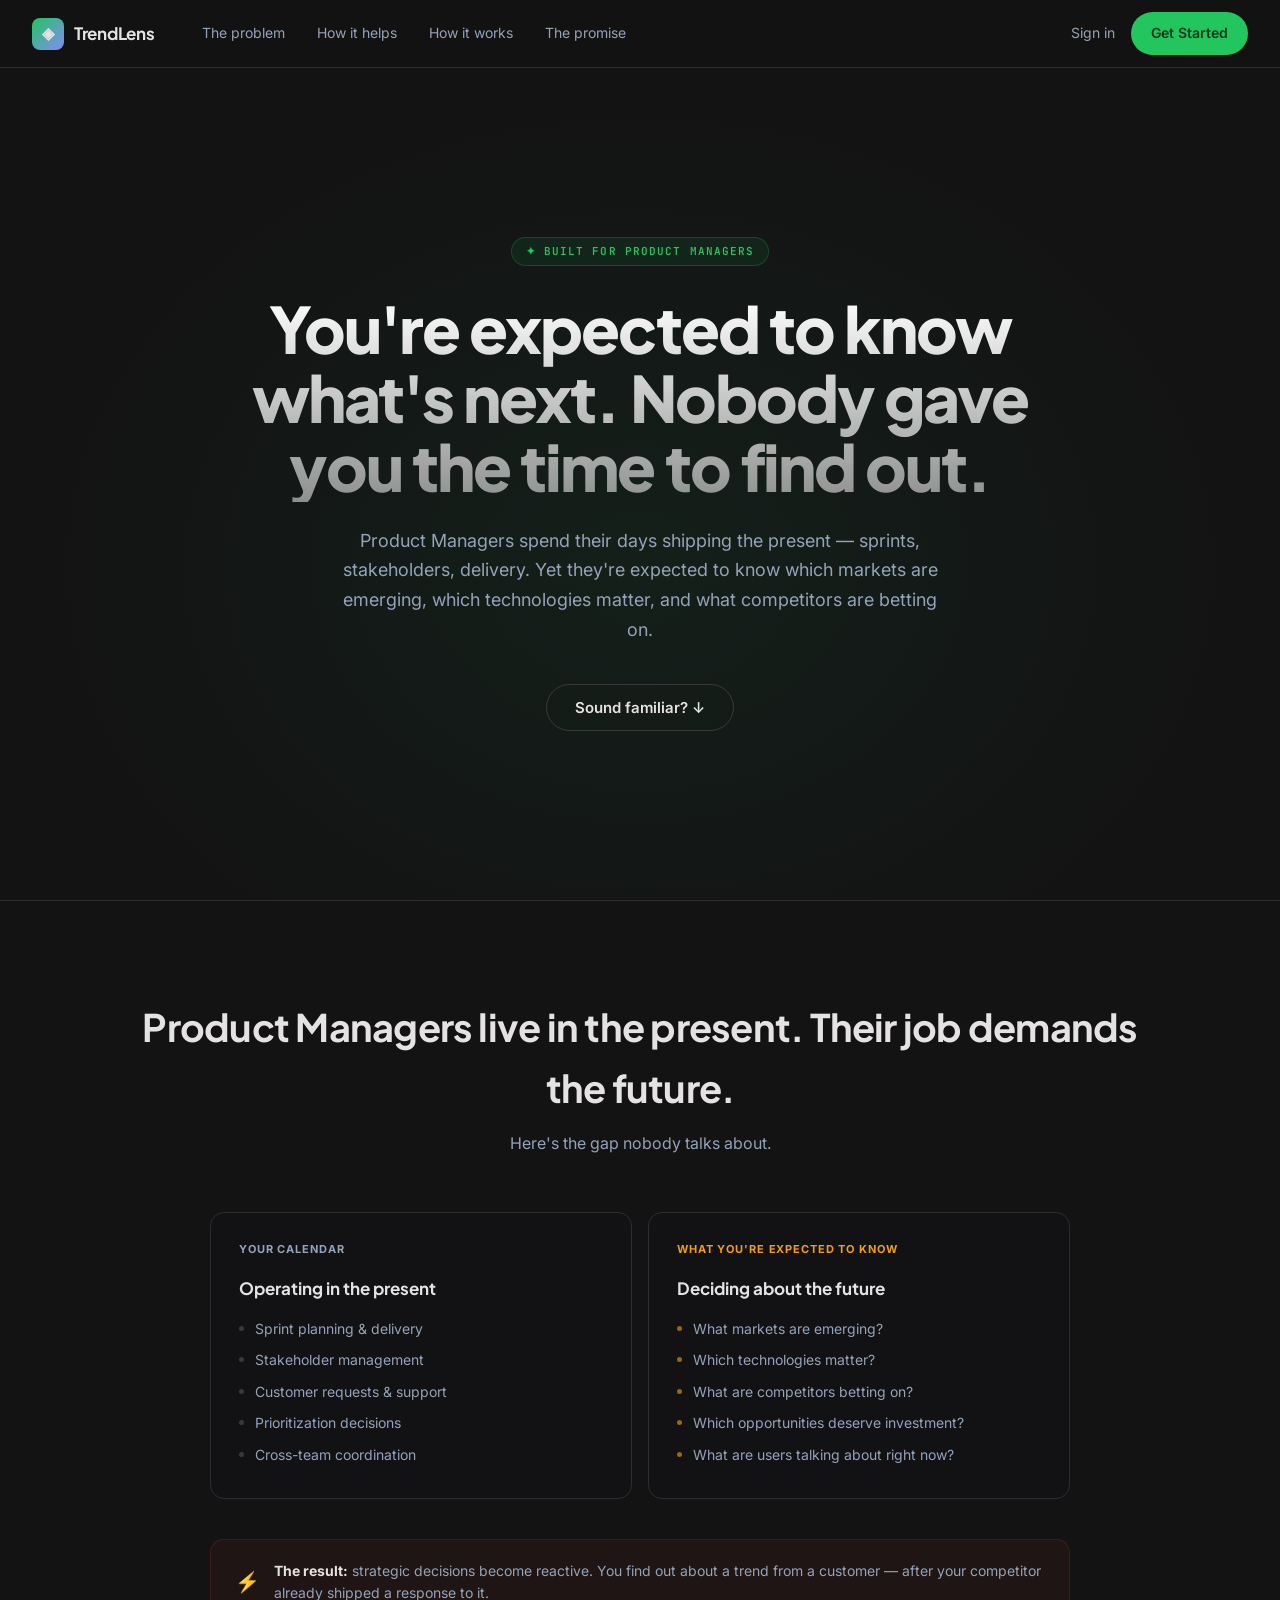
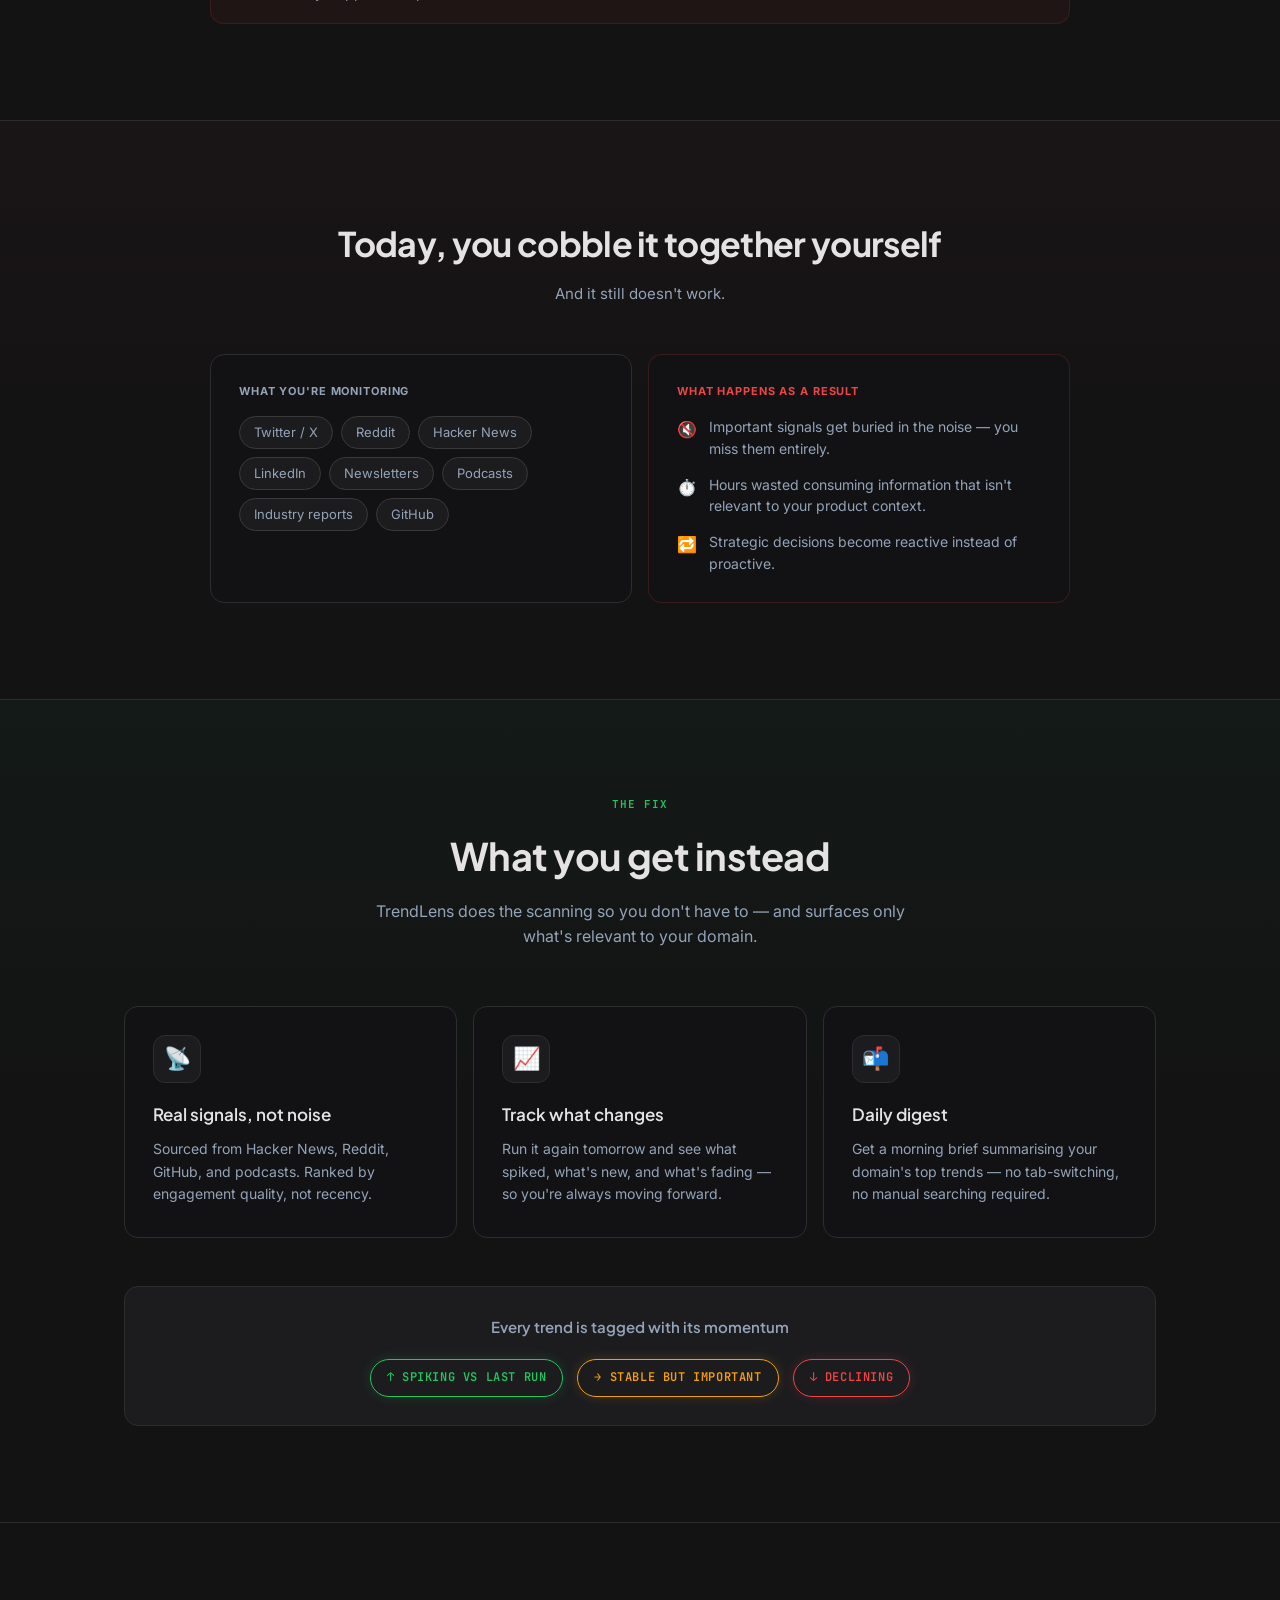
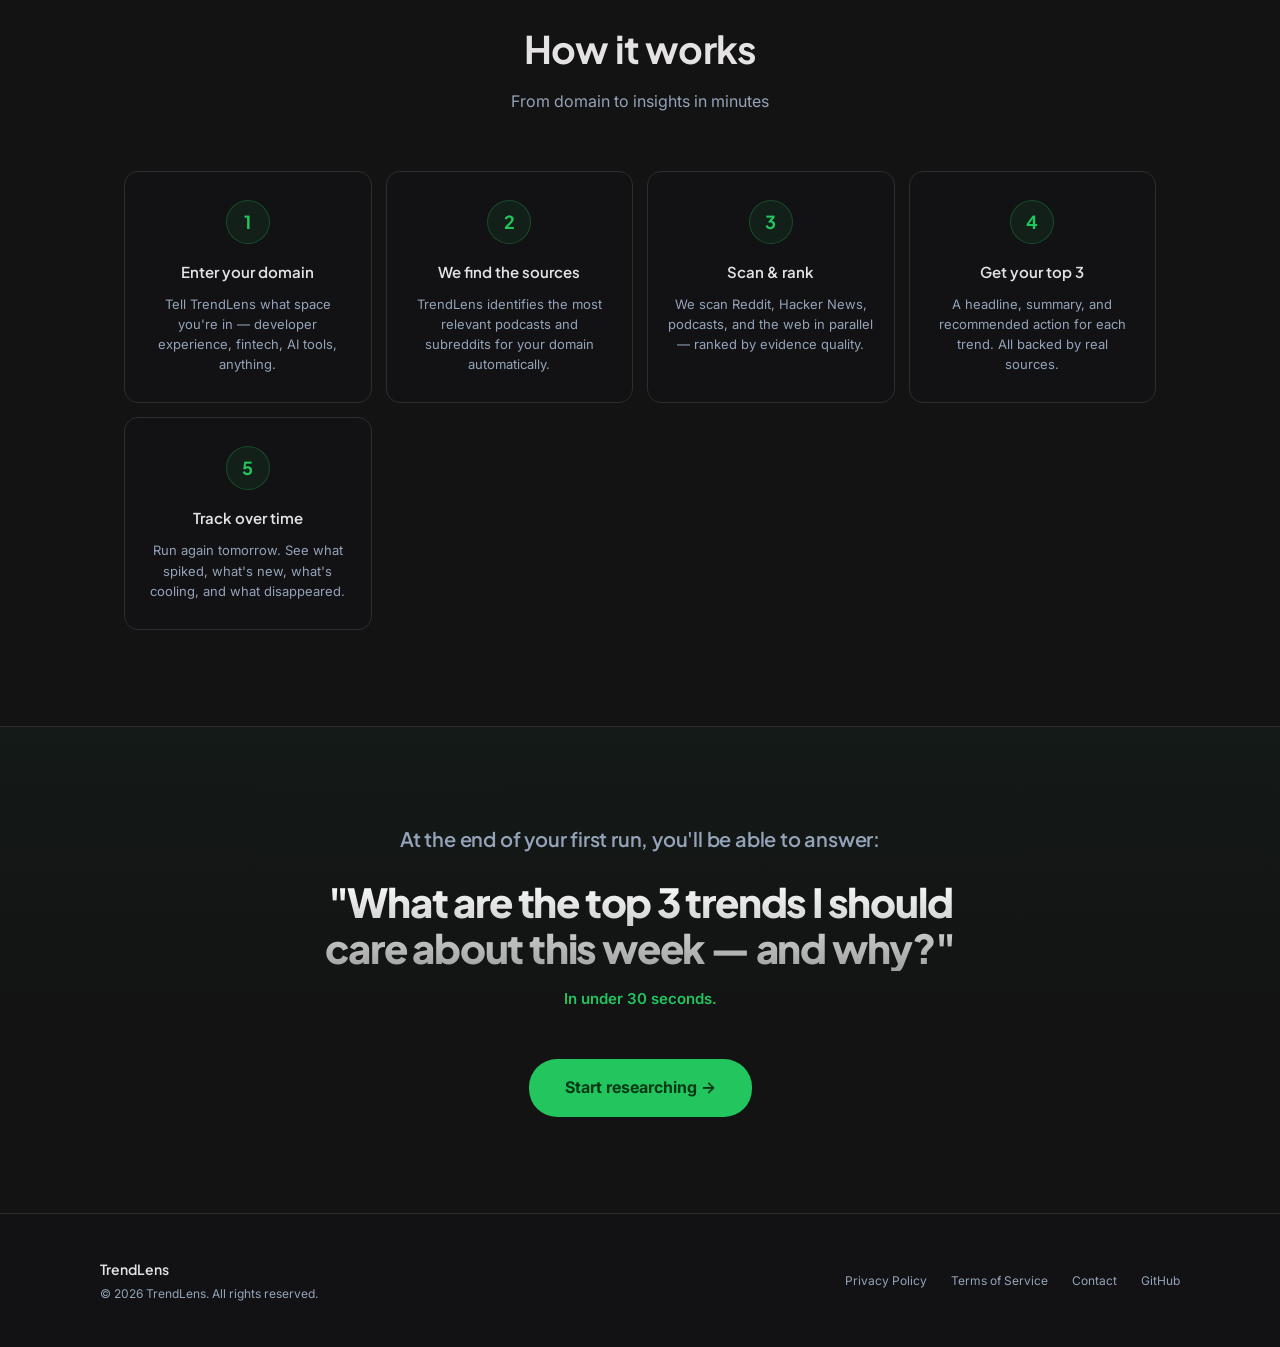
<file: app/static/landing.html>
<!DOCTYPE html>
<html lang="en">
<head>
  <meta charset="UTF-8" />
  <meta name="viewport" content="width=device-width, initial-scale=1.0" />
  <title>TrendLens — Trend Intelligence for Product Managers</title>
  <link rel="preconnect" href="https://fonts.googleapis.com">
  <link rel="preconnect" href="https://fonts.gstatic.com" crossorigin>
  <link href="https://fonts.googleapis.com/css2?family=Plus+Jakarta+Sans:wght@600;700;800&family=Inter:wght@400;500;600&family=JetBrains+Mono:wght@600&display=swap" rel="stylesheet">

  <style>
    *, *::before, *::after { box-sizing: border-box; margin: 0; padding: 0; }

    :root {
      --bg:            #131314;
      --surface:       #1C1C1F;
      --surface-low:   #121214;
      --border:        #2D2D30;
      --border-hi:     #3a393a;
      --text:          #e5e2e3;
      --text2:         #94A3B8;
      --green:         #22C55E;
      --amber:         #F59E0B;
      --red:           #EF4444;
      --purple:        #818CF8;
      --r:             14px;
    }

    html, body { width: 100%; margin: 0; padding: 0; scroll-behavior: smooth; }

    body {
      font-family: "Inter", sans-serif;
      background: var(--bg);
      color: var(--text);
      line-height: 1.6;
      -webkit-font-smoothing: antialiased;
    }

    /* ── Header ── */
    header {
      position: fixed; top: 0; left: 0; right: 0; height: 68px;
      background: rgba(19,19,20,0.96); backdrop-filter: blur(20px);
      border-bottom: 1px solid var(--border);
      display: flex; align-items: center; justify-content: space-between;
      padding: 0 32px; z-index: 100;
    }

    .logo {
      display: flex; align-items: center; gap: 10px;
      text-decoration: none; color: var(--text);
    }

    .logo-icon {
      width: 32px; height: 32px; border-radius: 8px;
      background: linear-gradient(135deg, var(--green), var(--purple));
      display: flex; align-items: center; justify-content: center;
      font-size: 16px; font-weight: 700;
    }

    .logo-text {
      font-family: "Plus Jakarta Sans", sans-serif;
      font-size: 17px; font-weight: 700; letter-spacing: -0.3px;
    }

    nav { display: flex; align-items: center; gap: 32px; margin-left: 48px; }

    nav a {
      font-size: 14px; color: var(--text2);
      text-decoration: none; transition: color 0.2s;
    }
    nav a:hover { color: var(--text); }

    .nav-right { display: flex; align-items: center; gap: 16px; margin-left: auto; }

    .nav-signin {
      font-size: 14px; color: var(--text2);
      text-decoration: none; transition: color 0.2s;
    }
    .nav-signin:hover { color: var(--text); }

    .nav-cta {
      background: var(--green); color: #003915;
      border: none; border-radius: 24px;
      padding: 10px 20px; font-size: 14px; font-weight: 600;
      font-family: inherit; cursor: pointer; text-decoration: none;
      transition: opacity 0.2s;
    }
    .nav-cta:hover { opacity: 0.88; }

    main { margin-top: 68px; }

    .container { max-width: 1080px; margin: 0 auto; padding: 0 24px; }

    /* ── Hero ── */
    .hero {
      min-height: calc(100vh - 68px);
      display: flex; align-items: center; justify-content: center;
      padding: 80px 32px; position: relative; text-align: center;
    }

    .hero::before {
      content: '';
      position: absolute; inset: 0;
      background: radial-gradient(ellipse at 50% 60%, rgba(34,197,94,0.07) 0%, transparent 65%);
      pointer-events: none;
    }

    .hero-content { position: relative; z-index: 1; max-width: 780px; margin: 0 auto; }

    .hero-badge {
      display: inline-flex; align-items: center; gap: 6px;
      font-family: "JetBrains Mono", monospace;
      font-size: 11px; font-weight: 600; letter-spacing: 0.1em;
      text-transform: uppercase; color: var(--green);
      background: rgba(34,197,94,0.08); border: 1px solid rgba(34,197,94,0.22);
      border-radius: 24px; padding: 5px 14px; margin-bottom: 28px;
    }

    .hero h1 {
      font-family: "Plus Jakarta Sans", sans-serif;
      font-size: clamp(36px, 7vw, 64px);
      font-weight: 800; line-height: 1.08; letter-spacing: -0.03em;
      margin-bottom: 24px;
      background: linear-gradient(180deg, #fff 0%, rgba(255,255,255,0.52) 100%);
      -webkit-background-clip: text; -webkit-text-fill-color: transparent; background-clip: text;
    }

    .hero p {
      font-size: 18px; line-height: 1.65; color: var(--text2);
      max-width: 600px; margin: 0 auto 40px;
    }

    .hero-btn {
      display: inline-flex; align-items: center; gap: 8px;
      background: transparent; color: var(--text);
      border: 1px solid var(--border-hi); border-radius: 24px;
      padding: 13px 28px; font-size: 15px; font-weight: 600;
      font-family: inherit; cursor: pointer;
      transition: border-color 0.2s, color 0.2s;
    }
    .hero-btn:hover { border-color: var(--green); color: var(--green); }

    /* ── Tension section ── */
    .tension {
      padding: 96px 32px;
      border-top: 1px solid var(--border);
    }

    .tension-intro {
      text-align: center; margin-bottom: 56px;
    }

    .tension-intro h2 {
      font-family: "Plus Jakarta Sans", sans-serif;
      font-size: clamp(24px, 4vw, 38px);
      font-weight: 700; letter-spacing: -0.02em;
      margin-bottom: 12px;
    }

    .tension-intro p { font-size: 16px; color: var(--text2); }

    .tension-grid {
      display: grid; grid-template-columns: 1fr 1fr; gap: 16px;
      max-width: 860px; margin: 0 auto 40px;
    }

    .tension-col {
      background: var(--surface-low);
      border: 1px solid var(--border);
      border-radius: var(--r); padding: 28px 28px 32px;
    }

    .tension-col-label {
      font-size: 11px; font-weight: 700; text-transform: uppercase;
      letter-spacing: 0.08em; margin-bottom: 16px;
    }

    .tension-col.present .tension-col-label { color: var(--text2); }
    .tension-col.future  .tension-col-label { color: var(--amber); }

    .tension-col h3 {
      font-family: "Plus Jakarta Sans", sans-serif;
      font-size: 17px; font-weight: 700; margin-bottom: 16px;
    }

    .tension-list { list-style: none; display: flex; flex-direction: column; gap: 9px; }

    .tension-list li {
      font-size: 14px; color: var(--text2); padding-left: 16px; position: relative;
    }

    .tension-col.present .tension-list li::before {
      content: ''; position: absolute; left: 0; top: 8px;
      width: 5px; height: 5px; border-radius: 50%; background: var(--border-hi);
    }

    .tension-col.future .tension-list li::before {
      content: ''; position: absolute; left: 0; top: 8px;
      width: 5px; height: 5px; border-radius: 50%; background: var(--amber);
      opacity: 0.6;
    }

    .tension-gap {
      max-width: 860px; margin: 0 auto;
      background: rgba(239,68,68,0.05); border: 1px solid rgba(239,68,68,0.15);
      border-radius: var(--r); padding: 20px 24px;
      display: flex; align-items: center; gap: 14px;
    }

    .tension-gap-icon { font-size: 20px; flex-shrink: 0; }

    .tension-gap p { font-size: 14px; color: var(--text2); line-height: 1.55; }
    .tension-gap strong { color: var(--text); }

    /* ── Status quo ── */
    .status-quo {
      padding: 96px 32px;
      background: linear-gradient(180deg, rgba(239,68,68,0.03) 0%, transparent 60%);
      border-top: 1px solid var(--border);
    }

    .status-quo-header {
      text-align: center; margin-bottom: 48px;
    }

    .status-quo-header h2 {
      font-family: "Plus Jakarta Sans", sans-serif;
      font-size: clamp(22px, 4vw, 34px);
      font-weight: 700; letter-spacing: -0.02em; margin-bottom: 10px;
    }

    .status-quo-header p { font-size: 15px; color: var(--text2); }

    .status-quo-grid {
      display: grid; grid-template-columns: 1fr 1fr; gap: 16px;
      max-width: 860px; margin: 0 auto;
    }

    .sq-sources {
      background: var(--surface-low); border: 1px solid var(--border);
      border-radius: var(--r); padding: 28px;
    }

    .sq-label {
      font-size: 11px; font-weight: 700; text-transform: uppercase;
      letter-spacing: 0.08em; color: var(--text2); margin-bottom: 16px;
    }

    .source-chips { display: flex; flex-wrap: wrap; gap: 8px; }

    .source-chip {
      font-size: 13px; color: var(--text2);
      background: var(--surface); border: 1px solid var(--border-hi);
      border-radius: 99px; padding: 5px 14px;
    }

    .sq-consequences {
      background: var(--surface-low); border: 1px solid rgba(239,68,68,0.18);
      border-radius: var(--r); padding: 28px;
    }

    .consequence-list { list-style: none; display: flex; flex-direction: column; gap: 14px; margin-top: 4px; }

    .consequence-list li {
      display: flex; align-items: flex-start; gap: 12px;
      font-size: 14px; color: var(--text2); line-height: 1.55;
    }

    .consequence-icon {
      font-size: 16px; flex-shrink: 0; margin-top: 1px;
    }

    /* ── Solution / Features ── */
    .solution {
      padding: 96px 32px;
      border-top: 1px solid var(--border);
      background: linear-gradient(180deg, rgba(34,197,94,0.04) 0%, transparent 50%);
    }

    .solution-header {
      text-align: center; margin-bottom: 56px;
    }

    .solution-eyebrow {
      font-family: "JetBrains Mono", monospace;
      font-size: 11px; font-weight: 600; letter-spacing: 0.1em;
      text-transform: uppercase; color: var(--green); margin-bottom: 12px;
      display: block;
    }

    .solution-header h2 {
      font-family: "Plus Jakarta Sans", sans-serif;
      font-size: clamp(24px, 4vw, 38px);
      font-weight: 700; letter-spacing: -0.02em; margin-bottom: 12px;
    }

    .solution-header p { font-size: 16px; color: var(--text2); max-width: 560px; margin: 0 auto; }

    .features-grid {
      display: grid; grid-template-columns: repeat(auto-fit, minmax(280px, 1fr));
      gap: 16px; margin-bottom: 48px;
    }

    .feature-card {
      background: var(--surface-low); border: 1px solid var(--border);
      border-radius: var(--r); padding: 28px 28px 32px;
      transition: border-color 0.2s, transform 0.2s;
    }
    .feature-card:hover { border-color: rgba(34,197,94,0.35); transform: translateY(-2px); }

    .feature-icon {
      font-size: 22px; margin-bottom: 18px;
      display: flex; align-items: center; justify-content: center;
      width: 48px; height: 48px; border-radius: 12px;
      background: var(--surface); border: 1px solid var(--border);
    }

    .feature-card h3 {
      font-family: "Plus Jakarta Sans", sans-serif;
      font-size: 17px; font-weight: 600; margin-bottom: 10px;
    }

    .feature-card p { font-size: 14px; line-height: 1.6; color: var(--text2); }

    /* Momentum showcase */
    .momentum-showcase {
      background: var(--surface); border: 1px solid var(--border);
      border-radius: var(--r); padding: 28px 32px; text-align: center;
    }

    .momentum-showcase h3 {
      font-family: "Plus Jakarta Sans", sans-serif;
      font-size: 15px; font-weight: 600; margin-bottom: 20px; color: var(--text2);
    }

    .momentum-tags { display: flex; gap: 14px; justify-content: center; flex-wrap: wrap; }

    .momentum-tag {
      font-family: "JetBrains Mono", monospace;
      font-size: 12px; font-weight: 600; letter-spacing: 0.05em;
      text-transform: uppercase; padding: 8px 16px;
      border-radius: 24px; border: 1.5px solid; transition: box-shadow 0.2s;
    }

    .tag-spiking  { color: var(--green); border-color: var(--green); box-shadow: 0 0 12px rgba(34,197,94,0.18); }
    .tag-stable   { color: var(--amber); border-color: var(--amber); box-shadow: 0 0 12px rgba(245,158,11,0.18); }
    .tag-declining{ color: var(--red);   border-color: var(--red);   box-shadow: 0 0 12px rgba(239,68,68,0.18); }

    /* ── How it works ── */
    .how-it-works {
      padding: 96px 32px;
      border-top: 1px solid var(--border);
    }

    .how-it-works .section-header {
      text-align: center; margin-bottom: 56px;
    }

    .how-it-works .section-header h2 {
      font-family: "Plus Jakarta Sans", sans-serif;
      font-size: clamp(24px, 4vw, 38px);
      font-weight: 700; letter-spacing: -0.02em; margin-bottom: 10px;
    }

    .how-it-works .section-header p { font-size: 16px; color: var(--text2); }

    .steps-grid {
      display: grid; grid-template-columns: repeat(auto-fit, minmax(200px, 1fr));
      gap: 14px;
    }

    .step {
      background: var(--surface-low); border: 1px solid var(--border);
      border-radius: var(--r); padding: 28px 20px; text-align: center;
      transition: border-color 0.2s;
    }
    .step:hover { border-color: rgba(34,197,94,0.3); }

    .step-number {
      display: inline-flex; align-items: center; justify-content: center;
      width: 44px; height: 44px; border-radius: 50%;
      background: rgba(34,197,94,0.08); border: 1px solid rgba(34,197,94,0.25);
      color: var(--green); font-family: "Plus Jakarta Sans", sans-serif;
      font-size: 18px; font-weight: 700; margin: 0 auto 16px;
    }

    .step h4 {
      font-family: "Plus Jakarta Sans", sans-serif;
      font-size: 15px; font-weight: 600; margin-bottom: 10px;
    }

    .step p { font-size: 13px; line-height: 1.55; color: var(--text2); }

    /* ── Promise / CTA ── */
    .promise {
      padding: 96px 32px;
      border-top: 1px solid var(--border);
      text-align: center;
      background: linear-gradient(180deg, rgba(34,197,94,0.04) 0%, transparent 60%);
    }

    .promise h2 {
      font-family: "Plus Jakarta Sans", sans-serif;
      font-size: clamp(16px, 2vw, 20px);
      font-weight: 600; color: var(--text2);
      margin-bottom: 24px; letter-spacing: -0.01em;
    }

    .promise-quote {
      font-family: "Plus Jakarta Sans", sans-serif;
      font-size: clamp(24px, 4vw, 40px);
      font-weight: 800; letter-spacing: -0.03em;
      line-height: 1.15; margin-bottom: 16px;
      background: linear-gradient(180deg, #fff 0%, rgba(255,255,255,0.6) 100%);
      -webkit-background-clip: text; -webkit-text-fill-color: transparent; background-clip: text;
      max-width: 700px; margin-left: auto; margin-right: auto;
    }

    .promise-time {
      font-size: 15px; color: var(--green); font-weight: 600; margin-bottom: 48px;
    }

    .promise-cta {
      display: inline-flex; align-items: center; gap: 8px;
      background: var(--green); color: #003915;
      border: none; border-radius: 28px;
      padding: 16px 36px; font-size: 16px; font-weight: 700;
      font-family: inherit; cursor: pointer; text-decoration: none;
      transition: opacity 0.2s, transform 0.15s;
    }
    .promise-cta:hover { opacity: 0.9; transform: translateY(-2px); }

    /* ── Footer ── */
    footer {
      border-top: 1px solid var(--border); padding: 44px 32px;
      background: var(--surface-low);
    }

    .footer-content {
      display: flex; justify-content: space-between; align-items: center;
      flex-wrap: wrap; gap: 24px; max-width: 1080px; margin: 0 auto;
    }

    .footer-brand h5 {
      font-family: "Plus Jakarta Sans", sans-serif;
      font-size: 14px; font-weight: 600; margin-bottom: 4px;
    }

    .footer-brand p { font-size: 12px; color: var(--text2); }

    .footer-links { display: flex; gap: 24px; flex-wrap: wrap; }

    .footer-links a {
      font-size: 12px; color: var(--text2);
      text-decoration: none; transition: color 0.2s;
    }
    .footer-links a:hover { color: var(--text); }

    /* ── Responsive ── */
    @media (max-width: 768px) {
      header { padding: 0 16px; }
      nav { display: none; }
      .hero { padding: 48px 16px; min-height: auto; }
      .tension, .status-quo, .solution, .how-it-works, .promise { padding: 64px 16px; }
      .tension-grid, .status-quo-grid { grid-template-columns: 1fr; }
      .footer-content { flex-direction: column; text-align: center; }
      .footer-links { justify-content: center; }
    }
  </style>
</head>
<body>

<!-- Header -->
<header>
  <a href="/landing.html" class="logo">
    <div class="logo-icon">◈</div>
    <span class="logo-text">TrendLens</span>
  </a>
  <nav>
    <a href="#tension">The problem</a>
    <a href="#solution">How it helps</a>
    <a href="#how-it-works">How it works</a>
    <a href="#promise">The promise</a>
  </nav>
  <div class="nav-right">
    <a href="/login.html" class="nav-signin">Sign in</a>
    <a href="/signup.html" class="nav-cta">Get Started</a>
  </div>
</header>

<main>

  <!-- ── 1. Hero ── -->
  <section class="hero">
    <div class="hero-content">
      <div class="hero-badge">✦ Built for Product Managers</div>
      <h1>You're expected to know what's next. Nobody gave you the time to find out.</h1>
      <p>Product Managers spend their days shipping the present — sprints, stakeholders, delivery. Yet they're expected to know which markets are emerging, which technologies matter, and what competitors are betting on.</p>
      <button class="hero-btn" onclick="document.getElementById('tension').scrollIntoView({ behavior: 'smooth' })">Sound familiar? ↓</button>
    </div>
  </section>

  <!-- ── 2. The Tension ── -->
  <section class="tension" id="tension">
    <div class="container">
      <div class="tension-intro">
        <h2>Product Managers live in the present. Their job demands the future.</h2>
        <p>Here's the gap nobody talks about.</p>
      </div>

      <div class="tension-grid">
        <div class="tension-col present">
          <div class="tension-col-label">Your calendar</div>
          <h3>Operating in the present</h3>
          <ul class="tension-list">
            <li>Sprint planning &amp; delivery</li>
            <li>Stakeholder management</li>
            <li>Customer requests &amp; support</li>
            <li>Prioritization decisions</li>
            <li>Cross-team coordination</li>
          </ul>
        </div>

        <div class="tension-col future">
          <div class="tension-col-label">What you're expected to know</div>
          <h3>Deciding about the future</h3>
          <ul class="tension-list">
            <li>What markets are emerging?</li>
            <li>Which technologies matter?</li>
            <li>What are competitors betting on?</li>
            <li>Which opportunities deserve investment?</li>
            <li>What are users talking about right now?</li>
          </ul>
        </div>
      </div>

      <div class="tension-gap">
        <span class="tension-gap-icon">⚡</span>
        <p><strong>The result:</strong> strategic decisions become reactive. You find out about a trend from a customer — after your competitor already shipped a response to it.</p>
      </div>
    </div>
  </section>

  <!-- ── 3. The Broken Status Quo ── -->
  <section class="status-quo">
    <div class="container">
      <div class="status-quo-header">
        <h2>Today, you cobble it together yourself</h2>
        <p>And it still doesn't work.</p>
      </div>

      <div class="status-quo-grid">
        <div class="sq-sources">
          <div class="sq-label">What you're monitoring</div>
          <div class="source-chips">
            <span class="source-chip">Twitter / X</span>
            <span class="source-chip">Reddit</span>
            <span class="source-chip">Hacker News</span>
            <span class="source-chip">LinkedIn</span>
            <span class="source-chip">Newsletters</span>
            <span class="source-chip">Podcasts</span>
            <span class="source-chip">Industry reports</span>
            <span class="source-chip">GitHub</span>
          </div>
        </div>

        <div class="sq-consequences">
          <div class="sq-label" style="color: #ef4444;">What happens as a result</div>
          <ul class="consequence-list">
            <li>
              <span class="consequence-icon">🔇</span>
              <span>Important signals get buried in the noise — you miss them entirely.</span>
            </li>
            <li>
              <span class="consequence-icon">⏱️</span>
              <span>Hours wasted consuming information that isn't relevant to your product context.</span>
            </li>
            <li>
              <span class="consequence-icon">🔁</span>
              <span>Strategic decisions become reactive instead of proactive.</span>
            </li>
          </ul>
        </div>
      </div>
    </div>
  </section>

  <!-- ── 4. The Solution ── -->
  <section class="solution" id="solution">
    <div class="container">
      <div class="solution-header">
        <span class="solution-eyebrow">The fix</span>
        <h2>What you get instead</h2>
        <p>TrendLens does the scanning so you don't have to — and surfaces only what's relevant to your domain.</p>
      </div>

      <div class="features-grid">
        <div class="feature-card">
          <div class="feature-icon">📡</div>
          <h3>Real signals, not noise</h3>
          <p>Sourced from Hacker News, Reddit, GitHub, and podcasts. Ranked by engagement quality, not recency.</p>
        </div>

        <div class="feature-card">
          <div class="feature-icon">📈</div>
          <h3>Track what changes</h3>
          <p>Run it again tomorrow and see what spiked, what's new, and what's fading — so you're always moving forward.</p>
        </div>

        <div class="feature-card">
          <div class="feature-icon">📬</div>
          <h3>Daily digest</h3>
          <p>Get a morning brief summarising your domain's top trends — no tab-switching, no manual searching required.</p>
        </div>
      </div>

      <div class="momentum-showcase">
        <h3>Every trend is tagged with its momentum</h3>
        <div class="momentum-tags">
          <span class="momentum-tag tag-spiking">↑ Spiking vs last run</span>
          <span class="momentum-tag tag-stable">→ Stable but important</span>
          <span class="momentum-tag tag-declining">↓ Declining</span>
        </div>
      </div>
    </div>
  </section>

  <!-- ── 5. How it works ── -->
  <section class="how-it-works" id="how-it-works">
    <div class="container">
      <div class="section-header">
        <h2>How it works</h2>
        <p>From domain to insights in minutes</p>
      </div>

      <div class="steps-grid">
        <div class="step">
          <div class="step-number">1</div>
          <h4>Enter your domain</h4>
          <p>Tell TrendLens what space you're in — developer experience, fintech, AI tools, anything.</p>
        </div>

        <div class="step">
          <div class="step-number">2</div>
          <h4>We find the sources</h4>
          <p>TrendLens identifies the most relevant podcasts and subreddits for your domain automatically.</p>
        </div>

        <div class="step">
          <div class="step-number">3</div>
          <h4>Scan &amp; rank</h4>
          <p>We scan Reddit, Hacker News, podcasts, and the web in parallel — ranked by evidence quality.</p>
        </div>

        <div class="step">
          <div class="step-number">4</div>
          <h4>Get your top 3</h4>
          <p>A headline, summary, and recommended action for each trend. All backed by real sources.</p>
        </div>

        <div class="step">
          <div class="step-number">5</div>
          <h4>Track over time</h4>
          <p>Run again tomorrow. See what spiked, what's new, what's cooling, and what disappeared.</p>
        </div>
      </div>
    </div>
  </section>

  <!-- ── 6. The Promise ── -->
  <section class="promise" id="promise">
    <div class="container">
      <h2>At the end of your first run, you'll be able to answer:</h2>
      <p class="promise-quote">"What are the top 3 trends I should care about this week — and why?"</p>
      <p class="promise-time">In under 30 seconds.</p>
      <a href="/signup.html" class="promise-cta">Start researching →</a>
    </div>
  </section>

</main>

<!-- Footer -->
<footer>
  <div class="footer-content">
    <div class="footer-brand">
      <h5>TrendLens</h5>
      <p>© 2026 TrendLens. All rights reserved.</p>
    </div>
    <div class="footer-links">
      <a href="#">Privacy Policy</a>
      <a href="#">Terms of Service</a>
      <a href="#">Contact</a>
      <a href="#">GitHub</a>
    </div>
  </div>
</footer>

<script>
  if (history.scrollRestoration) history.scrollRestoration = 'manual';
  window.scrollTo(0, 0);
</script>
</body>
</html>
</file>
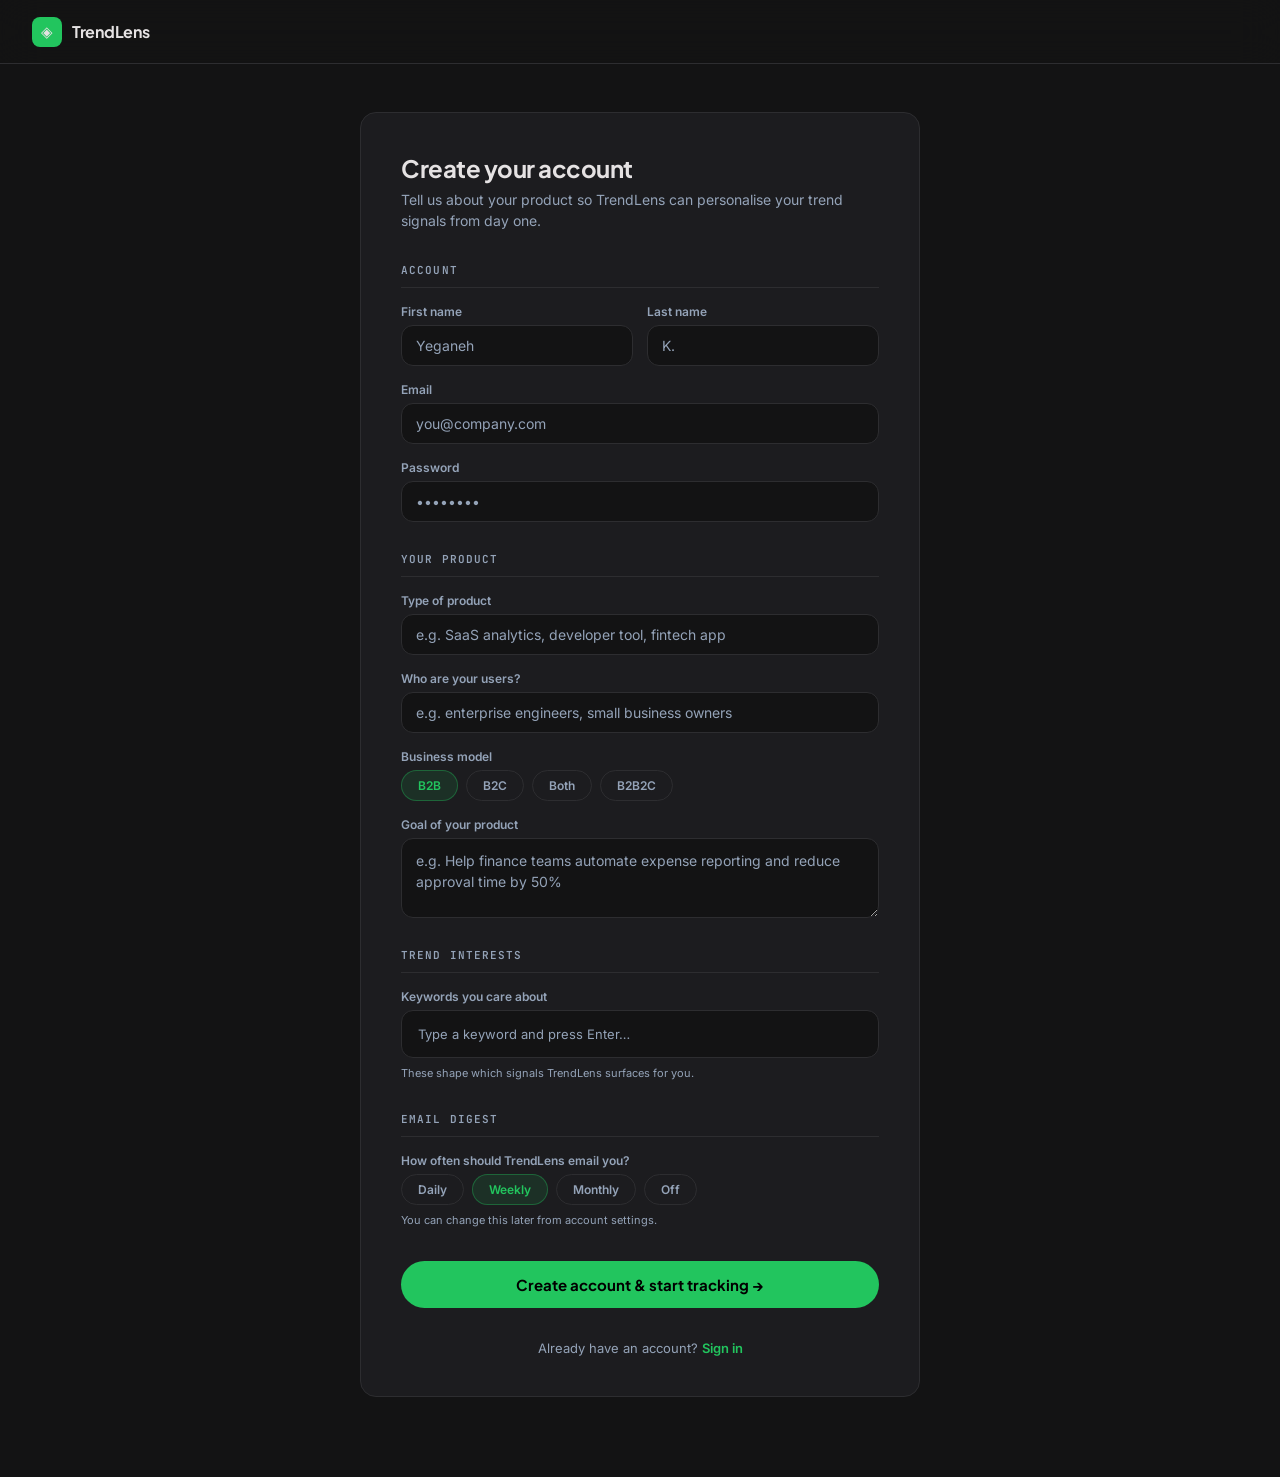
<file: app/static/signup.html>
<!DOCTYPE html>
<html lang="en">
<head>
  <meta charset="UTF-8"/>
  <meta name="viewport" content="width=device-width, initial-scale=1.0"/>
  <title>TrendLens — Create Account</title>
  <link rel="preconnect" href="https://fonts.googleapis.com">
  <link rel="preconnect" href="https://fonts.gstatic.com" crossorigin>
  <link href="https://fonts.googleapis.com/css2?family=Plus+Jakarta+Sans:wght@600;700&family=Inter:wght@400;500;600&family=JetBrains+Mono:wght@600&display=swap" rel="stylesheet">
  <style>
    *, *::before, *::after { box-sizing: border-box; margin: 0; padding: 0; }

    :root {
      --bg:         #131314;
      --surface:    #1C1C1F;
      --border:     #2D2D30;
      --text:       #e5e2e3;
      --text2:      #94A3B8;
      --green:      #22C55E;
      --green-dim:  rgba(34,197,94,0.12);
      --green-brd:  rgba(34,197,94,0.35);
      --purple:     #818CF8;
      --purple-dim: rgba(129,140,248,0.12);
      --purple-brd: rgba(129,140,248,0.35);
      --r-card:     12px;
      --r-pill:     999px;
    }

    html, body { width: 100%; min-height: 100vh; }

    body {
      font-family: "Inter", sans-serif;
      background: var(--bg);
      color: var(--text);
      -webkit-font-smoothing: antialiased;
    }

    header {
      position: sticky; top: 0; z-index: 10;
      height: 64px;
      background: rgba(19,19,20,0.95);
      backdrop-filter: blur(20px);
      border-bottom: 1px solid var(--border);
      display: flex; align-items: center; padding: 0 32px;
    }
    .logo { display: flex; align-items: center; gap: 10px; text-decoration: none; color: var(--text); }
    .logo-icon {
      width: 30px; height: 30px; border-radius: 8px;
      background: var(--green);
      display: flex; align-items: center; justify-content: center;
      font-size: 15px;
    }
    .logo-text {
      font-family: "Plus Jakarta Sans", sans-serif;
      font-size: 16px; font-weight: 700; letter-spacing: -0.3px;
    }

    .page {
      display: flex; align-items: flex-start; justify-content: center;
      padding: 48px 24px 80px;
      min-height: calc(100vh - 64px);
    }

    .card {
      background: var(--surface);
      border: 1px solid var(--border);
      border-radius: 16px;
      padding: 40px;
      width: 100%; max-width: 560px;
      display: flex; flex-direction: column; gap: 32px;
    }

    .card-header { display: flex; flex-direction: column; gap: 6px; }
    .card-header h1 {
      font-family: "Plus Jakarta Sans", sans-serif;
      font-size: 24px; font-weight: 700; letter-spacing: -0.5px;
    }
    .card-header p { font-size: 14px; color: var(--text2); line-height: 1.5; }

    form { display: flex; flex-direction: column; gap: 30px; }

    .section { display: flex; flex-direction: column; gap: 16px; }
    .section-label {
      font-family: "JetBrains Mono", monospace;
      font-size: 11px; font-weight: 600;
      text-transform: uppercase; letter-spacing: 0.1em;
      color: var(--text2);
      padding-bottom: 10px;
      border-bottom: 1px solid var(--border);
    }

    .row { display: grid; grid-template-columns: 1fr 1fr; gap: 14px; }
    .field { display: flex; flex-direction: column; gap: 6px; }
    .field label { font-size: 12px; font-weight: 600; color: var(--text2); }
    .field input,
    .field textarea,
    .field select {
      background: var(--bg);
      border: 1px solid var(--border);
      border-radius: var(--r-card);
      padding: 11px 14px;
      font-size: 14px; color: var(--text);
      font-family: "Inter", sans-serif;
      outline: none; width: 100%;
      transition: border-color 0.2s, box-shadow 0.2s;
    }
    .field input::placeholder,
    .field textarea::placeholder { color: var(--text2); }
    .field input:focus,
    .field textarea:focus,
    .field select:focus {
      border-color: var(--purple);
      box-shadow: 0 0 0 3px rgba(129,140,248,0.12);
    }
    .field textarea { resize: vertical; min-height: 80px; line-height: 1.5; }
    .field select { appearance: none; cursor: pointer; }
    .field select option { background: var(--surface); }

    .pill-group { display: flex; gap: 8px; flex-wrap: wrap; }
    .pill {
      padding: 7px 16px; border-radius: var(--r-pill);
      border: 1px solid var(--border);
      font-size: 12px; font-weight: 600; color: var(--text2);
      cursor: pointer; background: transparent;
      font-family: "Inter", sans-serif;
      transition: all 0.15s;
    }
    .pill.active {
      background: var(--green-dim);
      border-color: var(--green-brd);
      color: var(--green);
    }

    .tags-wrap {
      background: var(--bg);
      border: 1px solid var(--border);
      border-radius: var(--r-card);
      padding: 10px 12px;
      display: flex; flex-wrap: wrap; gap: 6px;
      cursor: text; min-height: 48px; align-items: center;
      transition: border-color 0.2s, box-shadow 0.2s;
    }
    .tags-wrap:focus-within {
      border-color: var(--purple);
      box-shadow: 0 0 0 3px rgba(129,140,248,0.12);
    }
    .tag {
      background: var(--purple-dim);
      border: 1px solid var(--purple-brd);
      color: var(--purple);
      padding: 3px 10px; border-radius: var(--r-pill);
      font-size: 12px; font-weight: 600;
      display: flex; align-items: center; gap: 5px;
    }
    .tag-remove {
      cursor: pointer; border: none; background: transparent;
      color: var(--text2); font-size: 10px; line-height: 1; padding: 0;
    }
    .tag-remove:hover { color: var(--text); }
    .tags-wrap input {
      background: transparent; border: none; outline: none;
      font-size: 13px; color: var(--text);
      font-family: "Inter", sans-serif;
      padding: 2px 4px; min-width: 140px; flex: 1;
    }
    .tags-wrap input::placeholder { color: var(--text2); }

    .hint { font-size: 11px; color: var(--text2); margin-top: 2px; line-height: 1.45; }

    .btn-submit {
      width: 100%; padding: 14px;
      margin-top: 2px;
      border-radius: var(--r-pill);
      background: var(--green);
      color: #000; font-size: 15px; font-weight: 700;
      border: none; cursor: pointer;
      font-family: "Plus Jakarta Sans", sans-serif;
      transition: opacity 0.15s, transform 0.1s;
    }
    .btn-submit:hover { opacity: 0.9; }
    .btn-submit:active { transform: scale(0.99); }

    .footer-note { font-size: 13px; color: var(--text2); text-align: center; }
    .footer-note a { color: var(--green); text-decoration: none; font-weight: 600; }
    .footer-note a:hover { text-decoration: underline; }

    .error-banner {
      background: rgba(239,68,68,0.12);
      border: 1px solid rgba(239,68,68,0.3);
      border-radius: var(--r-card);
      padding: 12px 16px;
      font-size: 13px; color: #f87171;
      display: none;
    }
    .error-banner.visible { display: block; }

    @media (max-width: 600px) {
      .card { padding: 24px 20px; }
      .row { grid-template-columns: 1fr; }
    }
  </style>
</head>
<body>

<header>
  <a href="/landing.html" class="logo">
    <div class="logo-icon">◈</div>
    <div class="logo-text">TrendLens</div>
  </a>
</header>

<div class="page">
  <div class="card">

    <div class="card-header">
      <h1>Create your account</h1>
      <p>Tell us about your product so TrendLens can personalise your trend signals from day one.</p>
    </div>

    <form method="POST" action="/signup" id="signup-form">

      <div class="section">
        <div class="section-label">Account</div>
        <div class="row">
          <div class="field">
            <label for="first_name">First name</label>
            <input type="text" id="first_name" name="first_name" placeholder="Yeganeh" required/>
          </div>
          <div class="field">
            <label for="last_name">Last name</label>
            <input type="text" id="last_name" name="last_name" placeholder="K." required/>
          </div>
        </div>
        <div class="field">
          <label for="email">Email</label>
          <input type="email" id="email" name="email" placeholder="you@company.com" required/>
        </div>
        <div class="field">
          <label for="password">Password</label>
          <input type="password" id="password" name="password" placeholder="••••••••" required minlength="8"/>
        </div>
      </div>

      <div class="section">
        <div class="section-label">Your Product</div>

        <div class="field">
          <label for="product_type">Type of product</label>
          <input type="text" id="product_type" name="product_type"
            placeholder="e.g. SaaS analytics, developer tool, fintech app"/>
        </div>

        <div class="field">
          <label for="target_users">Who are your users?</label>
          <input type="text" id="target_users" name="target_users"
            placeholder="e.g. enterprise engineers, small business owners"/>
        </div>

        <div class="field">
          <label>Business model</label>
          <div class="pill-group" id="biz-model-group">
            <button type="button" class="pill active" data-value="B2B">B2B</button>
            <button type="button" class="pill" data-value="B2C">B2C</button>
            <button type="button" class="pill" data-value="Both">Both</button>
            <button type="button" class="pill" data-value="B2B2C">B2B2C</button>
          </div>
          <input type="hidden" id="business_model" name="business_model" value="B2B"/>
        </div>

        <div class="field">
          <label for="product_goal">Goal of your product</label>
          <textarea id="product_goal" name="product_goal"
            placeholder="e.g. Help finance teams automate expense reporting and reduce approval time by 50%"></textarea>
        </div>
      </div>

      <div class="section">
        <div class="section-label">Trend Interests</div>
        <div class="field">
          <label>Keywords you care about</label>
          <div class="tags-wrap" id="tags-wrap">
            <input type="text" id="tag-input" placeholder="Type a keyword and press Enter…"/>
          </div>
          <input type="hidden" id="keywords-value" name="keywords"/>
          <div class="hint">These shape which signals TrendLens surfaces for you.</div>
        </div>
      </div>

      <div class="section">
        <div class="section-label">Email Digest</div>
        <div class="field">
          <label>How often should TrendLens email you?</label>
          <div class="pill-group" id="digest-frequency-group">
            <button type="button" class="pill" data-value="daily">Daily</button>
            <button type="button" class="pill active" data-value="weekly">Weekly</button>
            <button type="button" class="pill" data-value="monthly">Monthly</button>
            <button type="button" class="pill" data-value="off">Off</button>
          </div>
          <input type="hidden" id="digest_frequency" name="digest_frequency" value="weekly"/>
          <div class="hint">You can change this later from account settings.</div>
        </div>
      </div>

      <div class="error-banner" id="error-banner"></div>

      <button type="submit" class="btn-submit">Create account &amp; start tracking →</button>

    </form>

    <div class="footer-note">Already have an account? <a href="/login.html">Sign in</a></div>

  </div>
</div>

<script>
  // Pill toggle — business model
  document.getElementById('biz-model-group').addEventListener('click', function(e) {
    var btn = e.target.closest('.pill');
    if (!btn) return;
    document.querySelectorAll('#biz-model-group .pill').forEach(function(p) {
      p.classList.remove('active');
    });
    btn.classList.add('active');
    document.getElementById('business_model').value = btn.getAttribute('data-value');
  });

  document.getElementById('digest-frequency-group').addEventListener('click', function(e) {
    var btn = e.target.closest('.pill');
    if (!btn) return;
    document.querySelectorAll('#digest-frequency-group .pill').forEach(function(p) {
      p.classList.remove('active');
    });
    btn.classList.add('active');
    document.getElementById('digest_frequency').value = btn.getAttribute('data-value');
  });

  // Tag input — safe DOM methods, no innerHTML with user data
  var tagsWrap = document.getElementById('tags-wrap');
  var tagInput = document.getElementById('tag-input');
  var keywordsHidden = document.getElementById('keywords-value');
  var tags = [];

  function buildTagEl(text, index) {
    var el = document.createElement('div');
    el.className = 'tag';
    var label = document.createElement('span');
    label.textContent = text;
    var btn = document.createElement('button');
    btn.type = 'button';
    btn.className = 'tag-remove';
    btn.setAttribute('aria-label', 'Remove ' + text);
    btn.textContent = '✕';
    btn.setAttribute('data-i', String(index));
    el.appendChild(label);
    el.appendChild(btn);
    return el;
  }

  function renderTags() {
    tagsWrap.querySelectorAll('.tag').forEach(function(t) { t.remove(); });
    tags.forEach(function(tag, i) {
      tagsWrap.insertBefore(buildTagEl(tag, i), tagInput);
    });
    keywordsHidden.value = tags.join(',');
  }

  tagsWrap.addEventListener('click', function(e) {
    var removeBtn = e.target.closest('.tag-remove');
    if (removeBtn) {
      tags.splice(Number(removeBtn.getAttribute('data-i')), 1);
      renderTags();
    } else {
      tagInput.focus();
    }
  });

  tagInput.addEventListener('keydown', function(e) {
    if (e.key === 'Enter') {
      e.preventDefault();
      var val = tagInput.value.trim();
      if (val && tags.indexOf(val) === -1) { tags.push(val); renderTags(); }
      tagInput.value = '';
    }
    if (e.key === 'Backspace' && !tagInput.value && tags.length) {
      tags.pop(); renderTags();
    }
  });

  // Form submit — require at least one keyword
  document.getElementById('signup-form').addEventListener('submit', function(e) {
    var banner = document.getElementById('error-banner');
    if (tags.length === 0) {
      e.preventDefault();
      banner.textContent = 'Please add at least one keyword to track.';
      banner.classList.add('visible');
      tagsWrap.scrollIntoView({ behavior: 'smooth', block: 'center' });
    } else {
      banner.classList.remove('visible');
    }
  });
</script>

</body>
</html>
</file>
